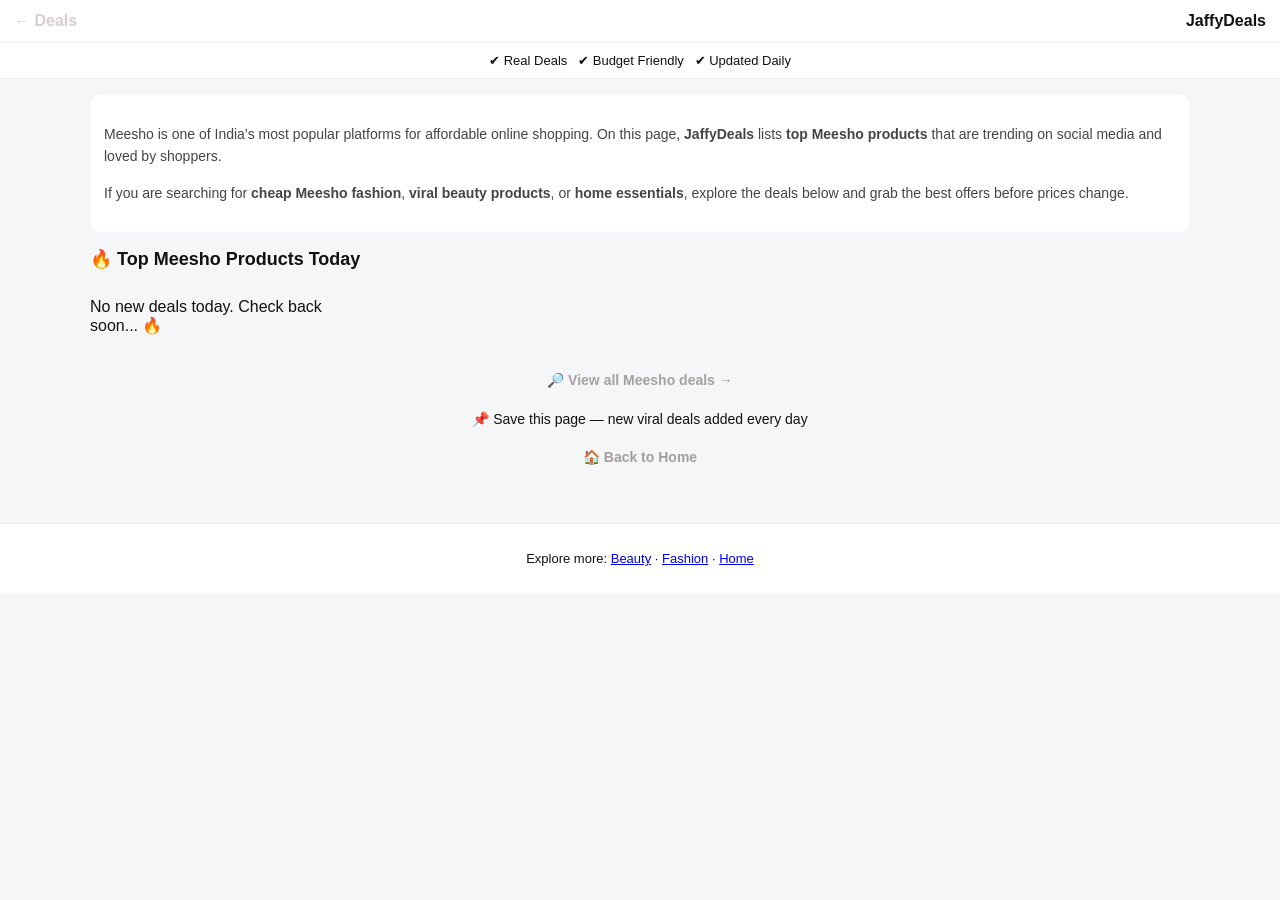
<file: best-meesho-deals.html>
<!DOCTYPE html>
<html lang="en">
<head>
  <meta charset="UTF-8">

  <title>🔥 Trending Meesho Deals Today | Viral Products Under Budget</title>

  <meta name="description"
    content="Trending Meesho products going viral on Instagram & TikTok. Discover cheap fashion, beauty and home products at the best prices today." />

  <meta name="viewport" content="width=device-width, initial-scale=1.0">
  <meta name="color-scheme" content="light">

  <link rel="stylesheet" href="style.css">
</head>

<body class="seo-page meesho-landing">

  <!-- TOP BAR -->
  <div class="landing-topbar">
    <a href="deals.html" class="back-link">← Deals</a>
    <span class="brand">JaffyDeals</span>
  </div>

  <!-- HERO -->
  <header class="landing-hero">
    <h1>🔥 Trending Meesho Deals</h1>
    <p>Viral products from Instagram & TikTok — updated daily</p>
  </header>

  <!-- TRUST -->
  <div class="landing-trust">
    ✔ Real Deals &nbsp; ✔ Budget Friendly &nbsp; ✔ Updated Daily
  </div>

  <!-- CONTENT -->
  <main class="landing-container">

    <!-- SHORT SEO CONTENT -->
    <section class="landing-about">
      <p>
        Meesho is one of India’s most popular platforms for affordable online shopping.
        On this page, <strong>JaffyDeals</strong> lists <strong>top Meesho products</strong>
        that are trending on social media and loved by shoppers.
      </p>

      <p>
        If you are searching for <strong>cheap Meesho fashion</strong>,
        <strong>viral beauty products</strong>, or <strong>home essentials</strong>,
        explore the deals below and grab the best offers before prices change.
      </p>
    </section>

    <!-- PRODUCTS -->
    <section class="landing-products">
      <h2>🔥 Top Meesho Products Today</h2>
      <div id="productList" class="product-grid"></div>
    </section>

  <div class="archive-link">
  <a href="meesho-deals.html">
    🔎 View all Meesho deals →
  </a>
</div>

    <!-- CTA -->
    <section class="landing-cta">
      <p>📌 Save this page — new viral deals added every day</p>
      <a href="index.html">🏠 Back to Home</a>
    </section>

  </main>

  <!-- FOOTER -->
  <footer class="landing-footer">
    <p>
      Explore more:
      <a href="cheap-beauty-product.html">Beauty</a> ·
      <a href="today-fashion-offers.html">Fashion</a> ·
      <a href="index.html">Home</a>
    </p>
  </footer>

  <script src="script.js"></script>
  <script>
    loadCategoryProducts("meesho");
  </script>

</body>
</html>
</file>
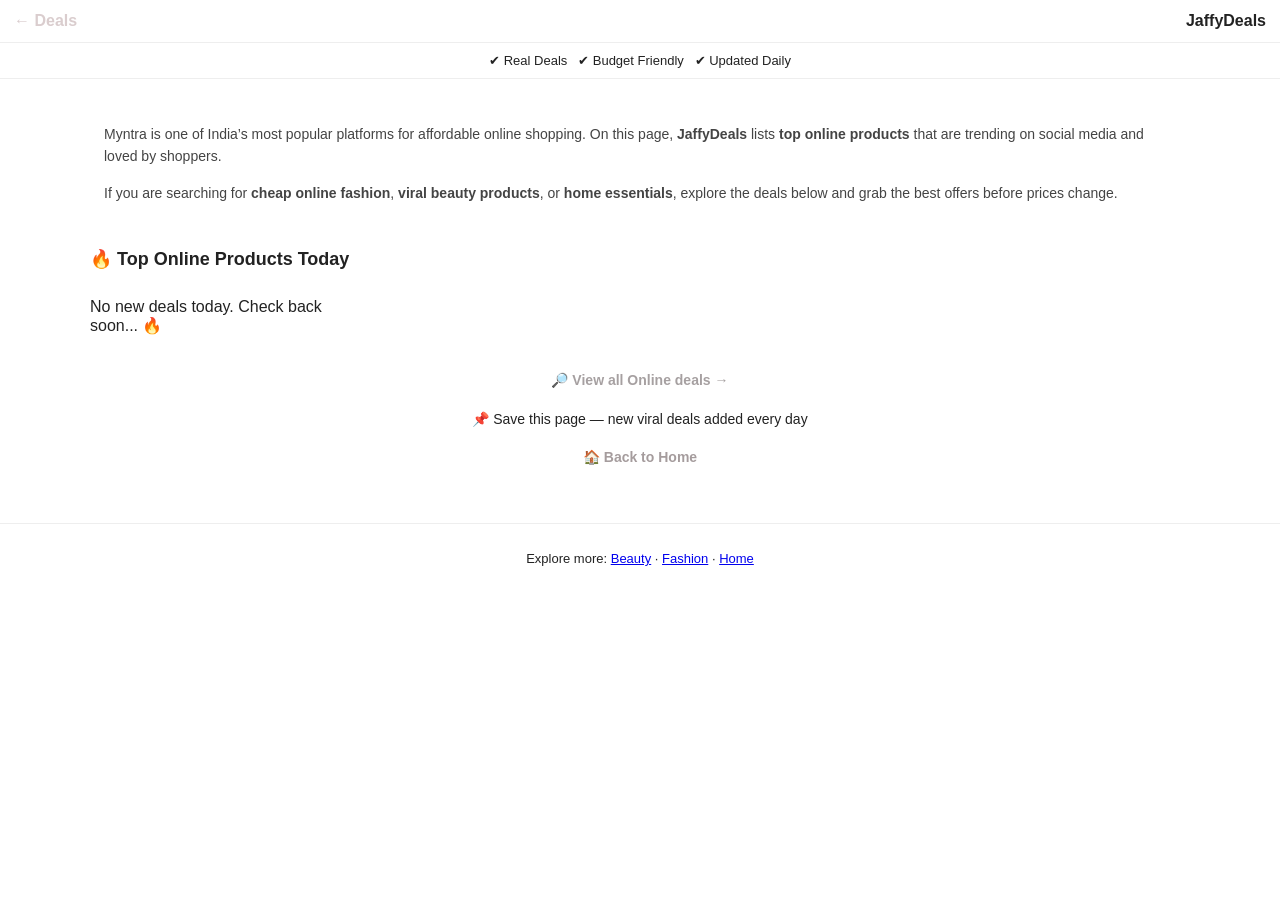
<file: best-online-deals.html>
<!DOCTYPE html>
<html lang="en">
<head>
  <meta charset="UTF-8">

  <title>🔥 Trending Online Deals Today | Viral Products Under Budget</title>

  <meta name="description"
    content="Trending online products going viral on Instagram & TikTok. Discover cheap fashion, beauty and home products at the best prices today." />

  <meta name="viewport" content="width=device-width, initial-scale=1.0">
  <meta name="color-scheme" content="light">

  <link rel="stylesheet" href="style.css">
</head>

<body class="seo-page online-landing">

  <!-- TOP BAR -->
  <div class="landing-topbar">
    <a href="deals.html" class="back-link">← Deals</a>
    <span class="brand">JaffyDeals</span>
  </div>

  <!-- HERO -->
  <header class="landing-hero">
    <h1>🔥 Trending Online Deals</h1>
    <p>Viral products from Instagram & TikTok — updated daily</p>
  </header>

  <!-- TRUST -->
  <div class="landing-trust">
    ✔ Real Deals &nbsp; ✔ Budget Friendly &nbsp; ✔ Updated Daily
  </div>

  <!-- CONTENT -->
  <main class="landing-container">

    <!-- SHORT SEO CONTENT -->
    <section class="landing-about">
      <p>
        Myntra is one of India’s most popular platforms for affordable online shopping.
        On this page, <strong>JaffyDeals</strong> lists <strong>top online products</strong>
        that are trending on social media and loved by shoppers.
      </p>

      <p>
        If you are searching for <strong>cheap online fashion</strong>,
        <strong>viral beauty products</strong>, or <strong>home essentials</strong>,
        explore the deals below and grab the best offers before prices change.
      </p>
    </section>

    <!-- PRODUCTS -->
    <section class="landing-products">
      <h2>🔥 Top Online Products Today</h2>
      <div id="productList" class="product-grid"></div>
    </section>

  <div class="archive-link">
  <a href="online-deals.html">
    🔎 View all Online deals →
  </a>
</div>

    <!-- CTA -->
    <section class="landing-cta">
      <p>📌 Save this page — new viral deals added every day</p>
      <a href="index.html">🏠 Back to Home</a>
    </section>

  </main>

  <!-- FOOTER -->
  <footer class="landing-footer">
    <p>
      Explore more:
      <a href="cheap-beauty-product.html">Beauty</a> ·
      <a href="today-fashion-offers.html">Fashion</a> ·
      <a href="index.html">Home</a>
    </p>
  </footer>

  <script src="script.js"></script>
  <script>
    loadCategoryProducts("Myntra");
  </script>

</body>
</html>
</file>
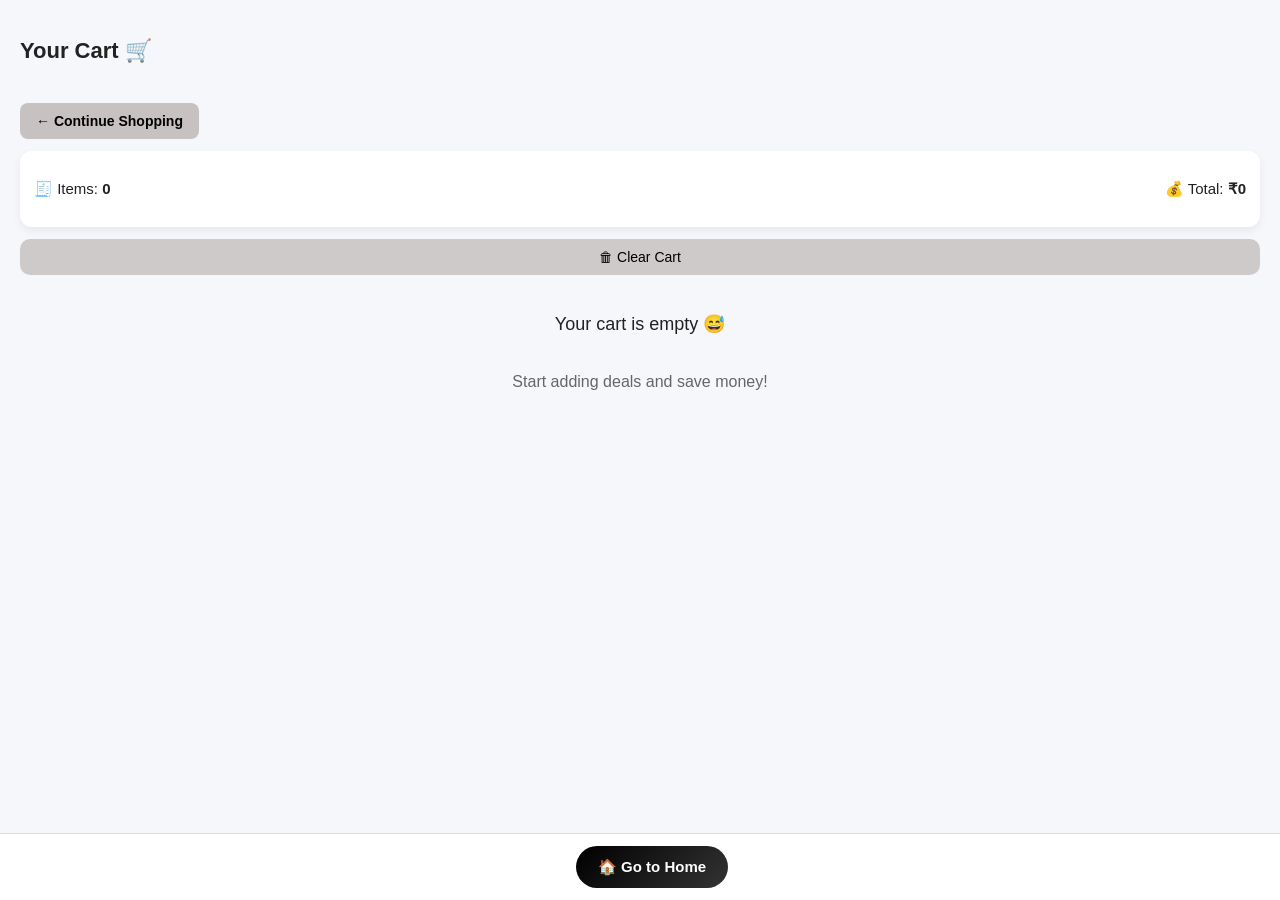
<file: cart.html>
<!DOCTYPE html>
<html>
<head>
  <title>Your Cart</title>
  <link rel="stylesheet" href="style.css">
<meta name="viewport" content="width=device-width, initial-scale=1.0">
</head>
<body>

<h2 style="padding:20px;">Your Cart 🛒</h2>
<button class="back-btn" onclick="history.back()">← Continue Shopping</button>
<div id="cartSummary" class="cart-summary"></div>
<button onclick="clearCart()" class="clear-cart-btn">🗑 Clear Cart</button>
<div id="cartItems"></div>

<script>

let cart = JSON.parse(localStorage.getItem("cart")) || [];
let box = document.getElementById("cartItems");

  function updateSummary() {
  const summary = document.getElementById("cartSummary");
  let total = 0;

  cart.forEach(p => total += Number(p.price));

  summary.innerHTML = `
    <p>🧾 Items: <b>${cart.length}</b></p>
    <p>💰 Total: <b>₹${total}</b></p>
  `;
}

function clearCart() {
  if (confirm("Clear entire cart?")) {
    cart = [];
    localStorage.setItem("cart", JSON.stringify(cart));
    renderCart();
  }
}

function renderCart() {
  updateSummary();
  box.innerHTML = "";

  if (cart.length === 0) {
   box.innerHTML = `
  <p style="padding:20px;font-size:18px;">Your cart is empty 😅</p>
  <p style="padding:0 20px;color:#666;">Start adding deals and save money!</p>
`;
    return;
  }

  cart.forEach((p, i) => {
    box.innerHTML += `
      <div class="cart-card">
        <img src="${p.image}" alt="${p.name}" class="cart-img">

        <div class="cart-info">
          <h3 class="cart-title">${p.name}</h3>
          <p class="cart-price">₹${p.price}</p>

          <div class="cart-actions">
            <button class="remove-btn" onclick="removeItem(${i})">❌ Remove</button>
            <a href="${p.link}" target="_blank" class="buy-btn">Buy Now</a>
          </div>
        </div>
      </div>
    `;
  });
}

function removeItem(i) {
  cart.splice(i, 1);
  localStorage.setItem("cart", JSON.stringify(cart));
  renderCart(); // 🔥 THIS is the fix
}

renderCart(); // initial render
</script>

<footer class="cart-footer">
  <a href="index.html" class="footer-home-btn">🏠 Go to Home</a>
</footer>

</body>
</html>
</file>
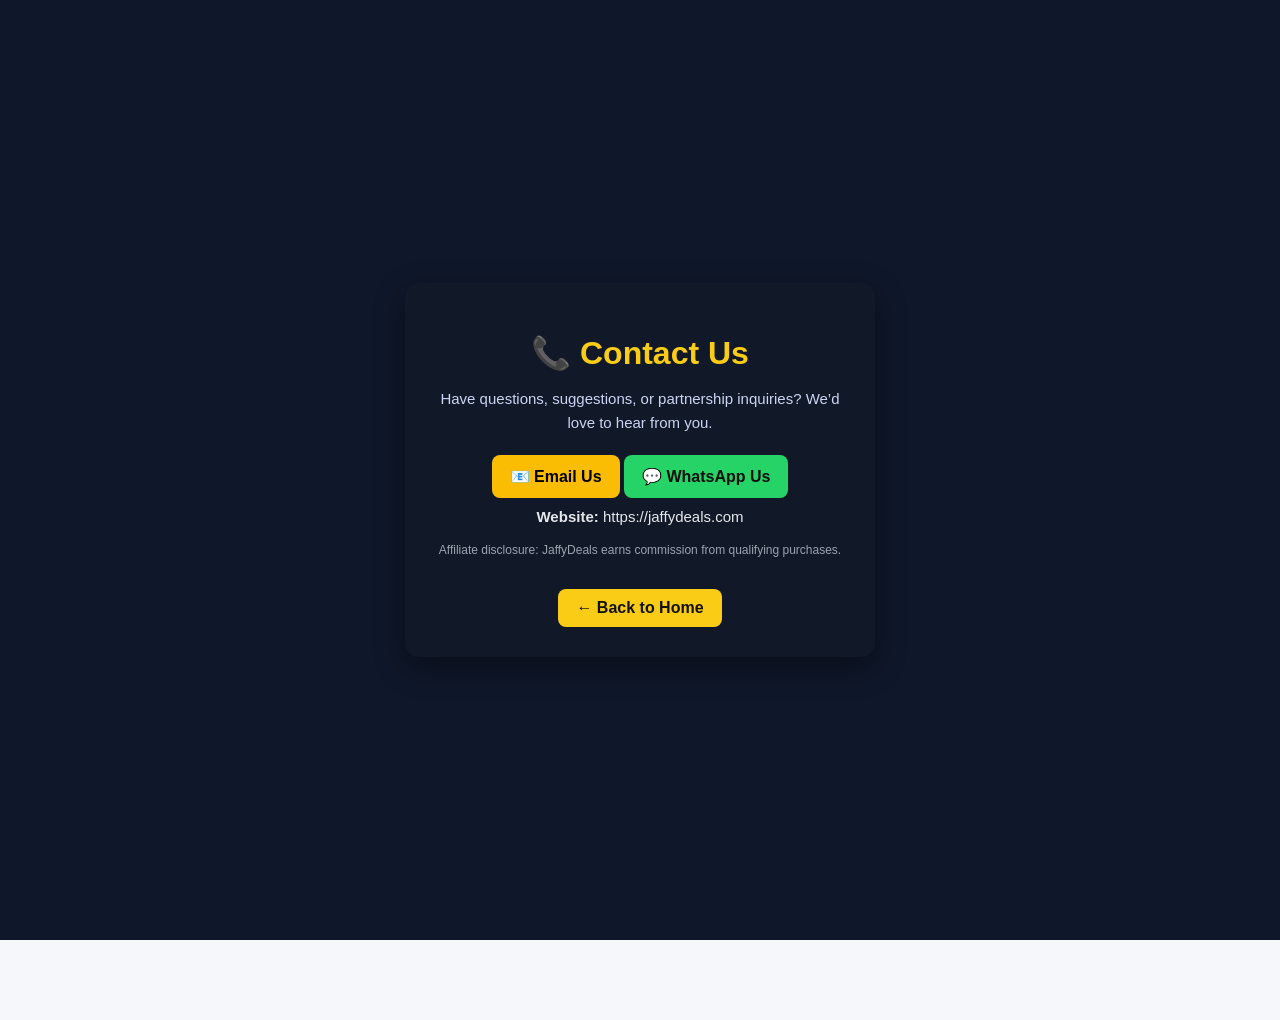
<file: contact.html>
<!DOCTYPE html>
<html lang="en">
<head>
  <meta charset="UTF-8">
  <title>Contact Us | JaffyDeals</title>
  <meta name="viewport" content="width=device-width, initial-scale=1.0">
  <link rel="stylesheet" href="style.css">
</head>
<body>

<div class="contact-wrapper">
  <div class="contact-card">
    <h1>📞 Contact Us</h1>

    <p class="contact-subtext">
      Have questions, suggestions, or partnership inquiries?  
      We’d love to hear from you.
    </p>

    <div class="contact-info">
      <a href="mailto:jaffydeals@gmail.com?subject=Support%20Request"
   style="
     display:inline-block;
     padding:12px 18px;
     background:#fbbc04;
     color:#000;
     border-radius:8px;
     text-decoration:none;
     font-weight:600;">
📧 Email Us
</a>
      <a href="https://wa.me/918590007910?text=Hello%20JaffyDeals"
   target="_blank"
   style="
     display:inline-block;
     padding:12px 18px;
     background:#25D366;
     color:rgb(13, 13, 13);
     border-radius:8px;
     text-decoration:none;
     font-weight:600;">
💬 WhatsApp Us
</a>
      <p><strong>Website:</strong> https://jaffydeals.com</p>
    </div>

    <p class="disclaimer">
      Affiliate disclosure: JaffyDeals earns commission from qualifying purchases.
    </p>

    <a href="index.html" class="contact-btn">← Back to Home</a>
  </div>
</div>

</body>
</html>
</file>
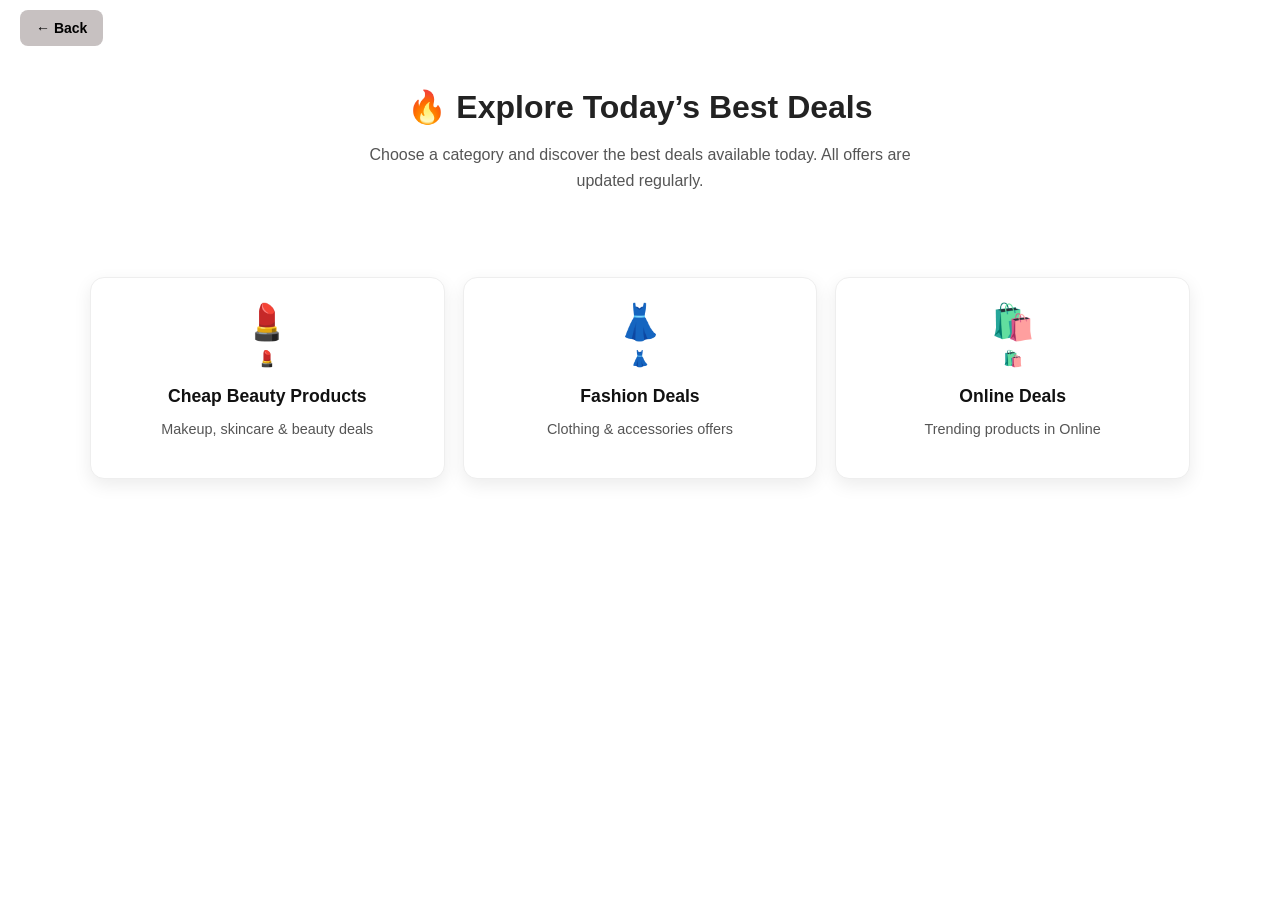
<file: deals.html>
<!DOCTYPE html>
<html lang="en">
<head>
  <meta charset="UTF-8">
  <title>Best Deals & Categories | JaffyDeals</title>
  <meta name="viewport" content="width=device-width, initial-scale=1.0">
  <link rel="stylesheet" href="style.css">
</head>

<body class="seo-page">

   <button class="back-btn" onclick="
  if (history.length > 1) history.back();
  else window.location.href='index.html';
">
  ← Back
</button>

  <main class="page-container">

    <section class="page-header">
      <h1 class="page-title">🔥 Explore Today’s Best Deals</h1>
      <p class="page-intro">
        Choose a category and discover the best deals available today.
        All offers are updated regularly.
      </p>
    </section>

    <section class="deal-categories">

      <a href="cheap-beauty-product.html" class="deal-card">
        💄
        <h3>Cheap Beauty Products</h3>
        <p>Makeup, skincare & beauty deals</p>
      </a>

      <a href="today-fashion-offers.html" class="deal-card">
        👗
        <h3>Fashion Deals</h3>
        <p>Clothing & accessories offers</p>
      </a>

      <a href="best-online-deals.html" class="deal-card">
        🛍️
        <h3>Online Deals</h3>
        <p>Trending products in Online</p>
      </a>

    </section>

  </main>

</body>
</html>
</file>
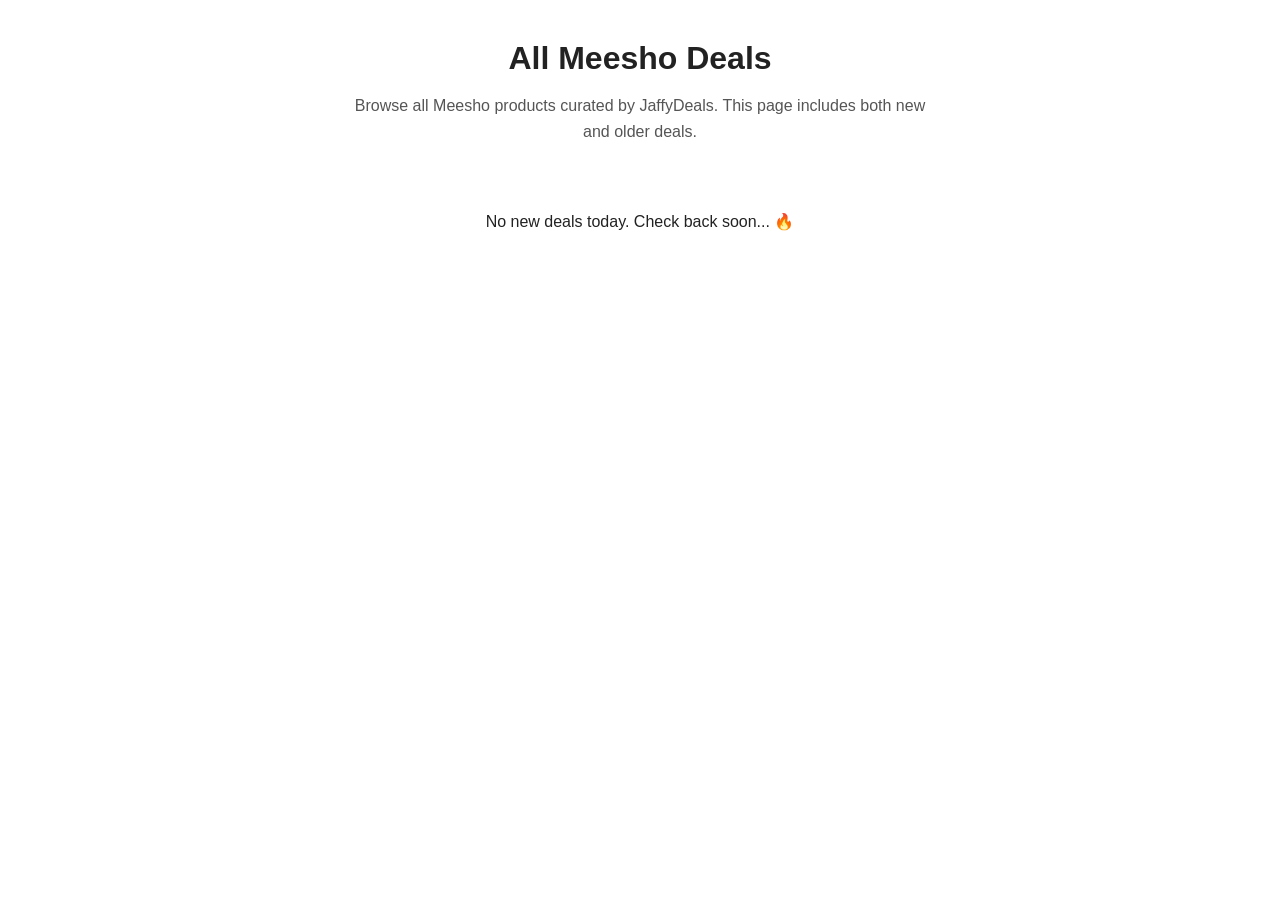
<file: meesho-deals.html>
<!DOCTYPE html>
<html lang="en">
<head>
  <meta charset="UTF-8">

  <title>All Meesho Deals | Cheap Meesho Products Online</title>

  <meta name="description"
    content="Browse all Meesho deals including fashion, beauty and home products. Updated regularly with affordable offers." />

  <meta name="viewport" content="width=device-width, initial-scale=1.0">
  <meta name="color-scheme" content="light">

  <link rel="stylesheet" href="style.css">
</head>

<body class="seo-page">

  <main class="page-container">

    <section class="page-header">
      <h1 class="page-title">All Meesho Deals</h1>
      <p class="page-intro">
        Browse all Meesho products curated by JaffyDeals.
        This page includes both new and older deals.
      </p>
    </section>

    <section class="deals-section">
      <div id="productList" class="product-grid"></div>
    </section>

  </main>

  <script src="script.js"></script>
  <script>
    loadArchiveProducts("meesho");
  </script>

</body>
</html>
</file>
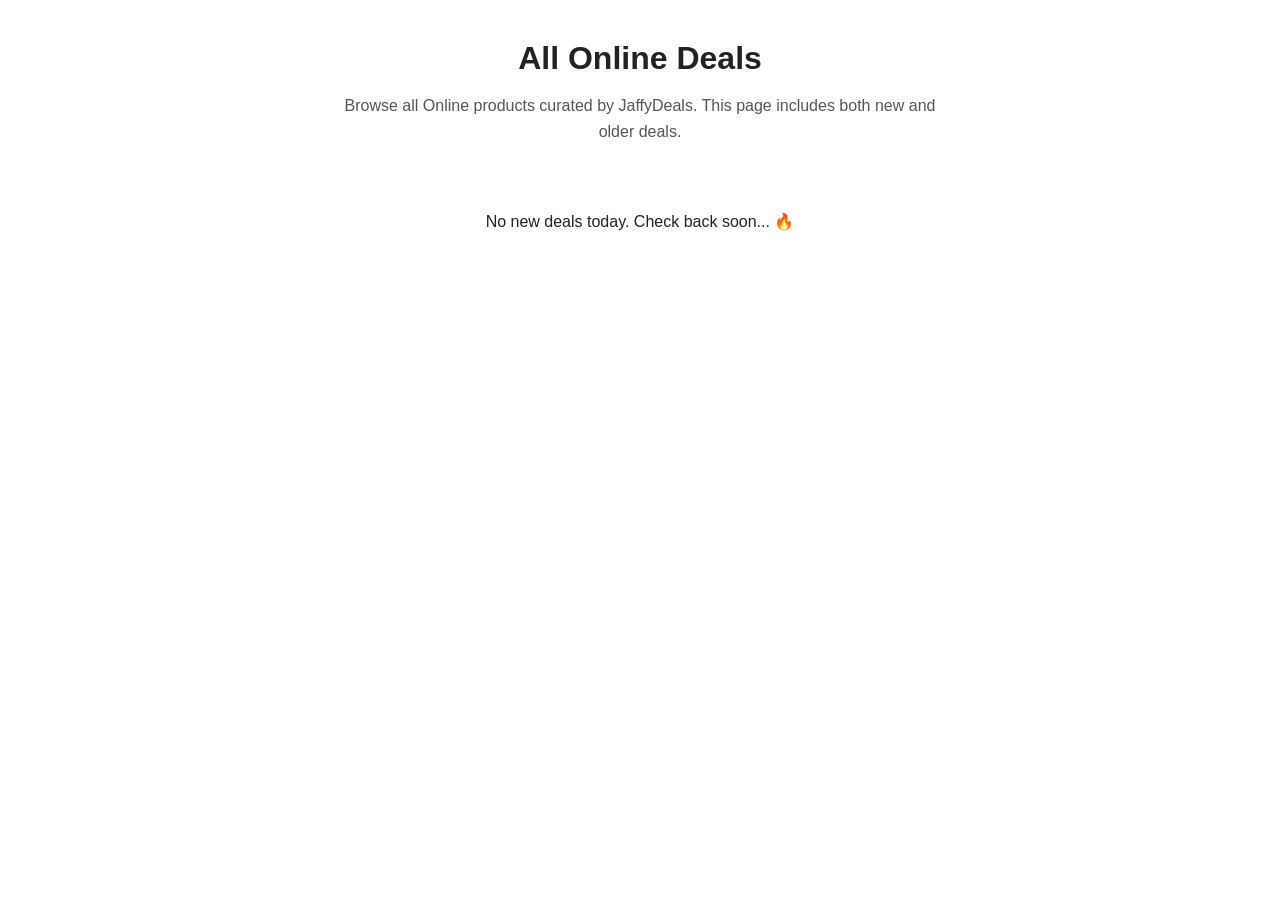
<file: online-deals.html>
<!DOCTYPE html>
<html lang="en">
<head>
  <meta charset="UTF-8">

  <title>All Online Deals | Cheap Products Online</title>

  <meta name="description"
    content="Browse all Online deals including fashion, beauty and home products. Updated regularly with affordable offers." />

  <meta name="viewport" content="width=device-width, initial-scale=1.0">
  <meta name="color-scheme" content="light">

  <link rel="stylesheet" href="style.css">
</head>

<body class="seo-page">

  <main class="page-container">

    <section class="page-header">
      <h1 class="page-title">All Online Deals</h1>
      <p class="page-intro">
        Browse all Online products curated by JaffyDeals.
        This page includes both new and older deals.
      </p>
    </section>

    <section class="deals-section">
      <div id="productList" class="product-grid"></div>
    </section>

  </main>

  <script src="script.js"></script>
  <script>
    loadArchiveProducts("online");
  </script>

</body>
</html>
</file>
<file: style.css>
html, body {
  width: 100%;
  max-width: 100%;
  overflow-x: hidden !important;
  overscroll-behavior-x: none;
  touch-action: pan-y;
}

body {
    margin: 0;
    font-family: Arial, sans-serif;
    background: #f4f4f4;
    color: #222;
}

header {
    background: #fff;
    border-bottom: 1px solid #ddd;
    padding: 15px 25px;
    display: flex;
    align-items: center;
    justify-content: space-between;
}

nav a {
    margin-left: 15px;
    text-decoration: none;
    color: #444;
    font-size: 14px;
}

nav a.active {
    font-weight: bold;
}

.deals-grid {
    display: grid;
    grid-template-columns: repeat(auto-fit, minmax(220px, 1fr));
    gap: 20px;
    padding: 25px;
}

.deal-card {
    background: #fff;
    border: 1px solid #ddd;
    border-radius: 8px;
    padding: 15px;
    text-align: left;
}

.deal-card img {
    width: 100%;
    border-radius: 6px;
}

.price {
    margin: 10px 0;
}

.price .old {
    text-decoration: line-through;
    color: #777;
    margin-left: 5px;
}

.price .off {
    margin-left: 6px;
    background: #ff3b30;
    color: #fff;
    padding: 2px 6px;
    font-size: 12px;
    border-radius: 4px;
}

.store {
    font-size: 12px;
    color: #666;
}

.btn {
    display: inline-block;
    margin-top: 10px;
    background: #007aff;
    color: white;
    padding: 8px 12px;
    border-radius: 6px;
    text-decoration: none;
    font-size: 14px;
}

footer {
    text-align: center;
    padding: 12px;
    background: #fff;
    border-top: 1px solid #ddd;
    margin-top: 20px;
}

.filters {
    display: flex;
    gap: 10px;
    padding: 15px 25px;
    flex-wrap: wrap;
    margin-top: 12px;
}

.filter-btn {
    border: 1px solid #ccc;
    background: #fff;
    padding: 6px 12px;
    border-radius: 6px;
    cursor: pointer;
    font-size: 13px;
}

.filter-btn.active {
    background: #007aff;
    color: white;
    border-color: #007aff;
}

@media (max-width: 768px) {
    .deals-grid {
        grid-template-columns: repeat(2, 1fr);
    }
}

@media (max-width: 500px) {
    .deals-grid {
        grid-template-columns: 1fr;
    }
}

.product-img {
    width: 100%;
    max-height: 180px;
    object-fit: contain;
    margin-bottom: 10px;
}

.rating {
  display: flex;
  align-items: center;
  gap: 6px;
  margin: 6px 0;
}

.rating-number {
  font-size: 0.9rem;
  color: #333;
  opacity: 0.8;
}

header {
  display: flex;
  flex-direction: column;
  align-items: center;
  justify-content: center;
  padding: 15px 0px;
  background: white;
}

/* TOP NAV */
.top-nav {
  display: flex;
  gap: 15px;
  font-size: 0.9rem;
}

.top-nav a {
  text-decoration: none;
  color: #333;
  font-weight: 500;
}

/* LOGO */
.header_logo {
  width: 200px;
  height: auto;
  object-fit: contain;
  margin-bottom: 4px;
}

/* SEARCH BAR */
.search-box {
  width: 90%;
  max-width: 550px;
  margin-top: 4px;
  margin-bottom: 28px;
  display: flex;
  justify-content: center;
}

.search-box input {
  width: 100%;
  padding: 12px 15px;
  border: 2px solid #e6b800;
  border-radius: 12px;
  font-size: 1rem;
  border: 2px solid #ffd54f;
  border-radius: 14px;
  box-shadow: 0 2px 5px rgba(0,0,0,0.05);
}

@media (max-width: 768px) {
    .header_logo{
        width: 240px
    }
}
  .top-nav {
    font-size: 0.8rem;
    gap: 10px;
  }

  /* TOGGLE BUTTON STYLE */
.theme-btn {
  background: #e6b800;
  border: none;
  padding: 6px 14px;
  border-radius: 20px;
  font-size: 0.9rem;
  cursor: pointer;
  color: #fff;
  font-weight: 600;
}

/* DARK MODE */
.dark-mode {
  background: #121212;
  color: #e0e0e0;
}

/* Header in dark */
.dark-mode header {
  background: #1e1e1e;
  border-bottom: 1px solid #333;
}

/* Nav links */
.dark-mode .top-nav a {
  color: #e0e0e0;
}

/* Search bar */
.dark-mode .search-box input {
  background: #222;
  border-color: #555;
  color: #eee;
}

/* Product card */
.dark-mode .deal-card {
  background: #1e1e1e;
  border: 1px solid #333;
}

/* Footer */
.dark-mode footer {
  background: #1e1e1e;
  border-top: 1px solid #333;
}

.dark-mode .rating-number {
  color: #fff;  /* make visible on dark */
  opacity: 0.9;
}

.dark-mode .rating span {
  color: #ffd54f;
}

/* Floating Dark Mode Toggle */
.toggle-btn {
    position: fixed;
    bottom: 18px;
    right: 18px;
    width: 48px;
    height: 48px;
    background: #222;
    color: #fff;
    border: none;
    border-radius: 50%;
    display: flex;
    align-items: center;
    justify-content: center;
    font-size: 1.3rem;
    cursor: pointer;
    z-index: 1000;
    box-shadow: 0 3px 10px rgba(0,0,0,0.25);
    transition: all 0.25s ease;
}

/* Hover effect (desktop) */
.toggle-btn:hover {
    transform: scale(1.1);
}

/* Light mode appearance */
body:not(.dark-mode) .toggle-btn {
    background: #ffb400;
    color: #222;
}

@media (max-width: 768px) {
  .toggle-btn {
    bottom: 12px;
    right: 12px;
    width: 42px;
    height: 42px;
    font-size: 1.1rem;
  }
}

.toggle-btn {
  z-index: 9999;
}

.share-btn {
  display: flex;
  align-items: center;
  gap: 6px;
  padding: 8px 16px;
  border: 2px solid #007bff;
  border-radius: 12px;
  background: transparent;
  cursor: pointer;
  font-size: 14px;
  font-weight: 600;
  color: #007bff;
  transition: 0.2s ease;
}

.share-btn:hover {
  background: #007bff;
  color: white;
}

.actions {
  display: flex;
  gap: 10px;
  margin-top: 8px;
}

#products {
  display: grid;
  grid-template-columns: repeat(auto-fit, minmax(250px, 1fr));
  gap: 20px;
  padding: 20px;
}

.rating {
  display: flex;
  align-items: center;
  gap: 6px;
  font-size: 18px;
}

.rating-number {
  font-size: 14px;
  opacity: 0.8;
}

.site-footer {
  margin-top: 30px;
  padding: 20px 10px;
  text-align: center;
  font-size: 0.9rem;
  color: #555;
}

.site-footer .name {
  font-weight: 600;
  color: #007aff;
}

.site-footer .disclaimer {
  font-size: 0.75rem;
  opacity: 0.8;
  margin: 6px 0 12px;
  line-height: 1.3;
}

.social-links {
  display: flex;
  justify-content: center;
  gap: 15px;
}

.social-links a {
  color: #007aff;
  text-decoration: none;
  font-weight: 500;
}

.social-links a:hover {
  text-decoration: underline;
}

/* Dark Mode Support */
.dark-mode .site-footer {
  color: #bbb;
}

.dark-mode .site-footer .name {
  color: #ffd54f;
}

.dark-mode .social-links a {
  color: #ffd54f;
}

.pagination {
    display: flex;
    justify-content: center;
    align-items: center;
    gap: 10px;
    margin: 20px 0;
    padding: 10px 0;
}

.pagination button {
    background: #007bff;
    color: white;
    border: none;
    padding: 6px 14px;
    border-radius: 6px;
    cursor: pointer;
    font-size: 14px;
}

.pagination button:hover {
    opacity: 0.9;
}

.pagination .pages {
    display: flex;
    gap: 6px;
}

.pagination .page {
    color: white;
    background: #222;
    padding: 5px 10px;
    border-radius: 4px;
    cursor: pointer;
}

.pagination .page.active {
    background: #007bff;
}

.pagination-container {
    display: flex;
    justify-content: center;
    gap: 10px;
    margin-top: 20px;
    margin-bottom: 20px;
}

#products {
    display: grid;
    gap: 18px;
    justify-content: center;
}

/* Desktop (large) */
@media (min-width: 1200px) {
    #products {
        grid-template-columns: repeat(5, 1fr);
        max-width: 1400px;
        margin: 0 auto;
    }
}

/* Laptop */
@media (min-width: 992px) and (max-width: 1199px) {
    #products {
        grid-template-columns: repeat(4, 1fr);
    }
}

/* Tablet */
@media (min-width: 768px) and (max-width: 991px) {
    #products {
        grid-template-columns: repeat(3, 1fr);
    }
}

/* Phone */
@media (max-width: 767px) {
    #products {
        grid-template-columns: repeat(1, 1fr);
    }
}

.deal-card {
  transition: transform 0.2s ease, box-shadow 0.2s ease;
}
.deal-card:hover {
  transform: translateY(-4px);
  box-shadow: 0px 6px 15px rgba(0,0,0,0.2);
}

.buy-btn {
  background: #007bff;
  color: #fff;
  border: none;
  padding: 8px 14px;
  border-radius: 6px;
  font-size: 14px;
  cursor: pointer;
  font-weight: 500;
  transition: 0.2s ease;
}

.buy-btn:hover {
  background: #0069d9;
}

.subfilters {
  display: flex;
  gap: 10px;
  overflow-x: auto;
  white-space: nowrap;
  padding: 10px 15px;
  margin-top: -10px;
  margin-bottom: 10px;
}

.subfilters::-webkit-scrollbar {
  height: 6px;
}

.subfilters button {
  background: #fff;
  border: 1px solid #ccc;
  padding: 6px 14px;
  border-radius: 18px;
  cursor: pointer;
  font-size: 13px;
  flex-shrink: 0;
}

.subfilters button.active {
  background: #007aff;
  color: white;
  border-color: #007aff;
}

#subfilters {
  display: flex;
  gap: 8px;
  padding: 10px 0;
  overflow-x: auto;
  white-space: nowrap;
  scrollbar-width: none;
}

#subfilters::-webkit-scrollbar {
  display: none;
}

.sub-btn {
  padding: 6px 10px;
  font-size: 14px;
  border-radius: 8px;
  border: 1px solid #999;
  background: #fff;
  cursor: pointer;
}

.sub-btn.active {
  background: #007bff;
  color: white;
  border-color: #007bff;
}

.subfilters {
  display: flex;
  gap: 8px;
  overflow-x: auto;
  white-space: nowrap;
  padding: 10px 0;
  scrollbar-width: none;
  -webkit-overflow-scrolling: touch; /* ADD THIS */
  touch-action: pan-x; /* IMPORTANT */
}

.fashion-panel {
  margin-top: 10px;
  display: flex;
  flex-direction: column;
  gap: 10px;
}

.filter-row {
  display: flex;
  gap: 8px;
  overflow-x: auto;
  white-space: nowrap;
  padding-bottom: 6px;
}

.filter-row::-webkit-scrollbar {
  display: none;
}

.tab-btn {
  padding: 6px 12px;
  border-radius: 8px;
  background: #eee;
  cursor: pointer;
  font-size: 14px;
  white-space: nowrap;
  color: #333;
}

.tab-btn.active {
  background: #007bff;
  color: #fff;
}

.f-btn {
  padding: 8px 14px;
  margin: 5px;
  border-radius: 20px;
  border: 1px solid #ccc;
  background: #f7f7f7;
  cursor: pointer;
  font-size: 14px;
  white-space: nowrap;
}

.f-btn.active {
  background: #4a7dff;
  color: #fff;
  border-color: #4a7dff;
}

#fashion-gender, #fashion-sub {
  display: flex;
  gap: 8px;
  flex-wrap: wrap;
  margin-bottom: 10px;
}

#fashion-sub {
  overflow-x: auto;
  scrollbar-width: none; /* hide scrollbar firefox */
}

#fashion-sub::-webkit-scrollbar {
  display: none; /* hide scrollbar chrome */
}

/* ADDING SOME NEW FILES  */

.category-bar {
  margin-top: 6px;
  margin-bottom: 6px;
}

.filter-btn {
  padding: 6px 12px;
  font-size: 13px;
  border-radius: 18px;
}

.category-container {
  display: flex;
  flex-wrap: wrap;
  gap: 6px;
  justify-content: center;
  padding: 0 10px;
}

.search-box {
  margin-bottom: 6px;
}

@media (max-width: 768px) {
  .filter-btn {
    padding: 5px 10px;
    font-size: 12px;
  }

  .category-container {
    margin-bottom: 6px;
  }
}

.search-container {
  display: flex;
  align-items: center;
  border: 3px solid #f4c045; /* yellow border */
  padding: 10px 15px;
  border-radius: 50px;
  background: #ffffff;
  width: 90%;
  max-width: 600px;
  margin: 20px auto;
}

.search-container input {
  border: none;
  outline: none;
  width: 100%;
  font-size: 16px;
  background: transparent;
}

.search-icon {
  font-size: 22px;
  margin-right: 10px;
  cursor: pointer;
  color: #005ad6;
}

/* Reduce gap between category bar & products */
.subfilters,
.category-filters {
  margin-bottom: 8px !important;
}

.products-container,
.products-grid {
  margin-top: 10px !important;
  padding-top: 0 !important;
}

/* ===== PAGINATION STYLING ===== */

.pagination {
    display: flex;
    justify-content: center;
    align-items: center;
    gap: 10px;
    margin: 25px 0;
}

/* Prev / Next */
.pg-prev,
.pg-next {
    padding: 8px 14px;
    border-radius: 8px;
    border: none;
    background: #1c1c1c; /* black */
    color: #fff;
    cursor: pointer;
    transition: 0.2s ease;
}

.pg-prev:hover,
.pg-next:hover {
    background: #2a2a2a;
}

/* Disabled state */
.pg-prev:disabled,
.pg-next:disabled {
    opacity: 0.4;
    cursor: default;
}

/* Page buttons */
.pg-pages {
    display: flex;
    gap: 6px;
}

/* Normal page button */
.pg-page {
    padding: 6px 12px;
    background: #1c1c1c; /* black */
    color: #fff;
    border-radius: 6px;
    cursor: pointer;
    transition: 0.2s ease;
}

/* Hover */
.pg-page:hover {
    background: #2a2a2a;
}

/* Active selected page */
.pg-page.active {
    background: #007aff;      /* selected blue */
    color: #fff;
    font-weight: 600;
    border: 2px solid #000;   /* highlight border */
    box-shadow: 0 0 6px rgba(0,0,0,0.4);
    pointer-events: none;     /* prevents clicking current */
}

/* Ellipsis dots (...) */
.pg-ellipsis {
    color: #aaa;
    padding: 6px 10px;
}

/* new */

.img-viewer {
  position: fixed;
  inset: 0;
  background: rgba(0,0,0,0.9);
  display: none;
  justify-content: center;
  align-items: center;
  z-index: 9999;
}

.img-viewer img {
  max-width: 90%;
  max-height: 90%;
  border-radius: 10px;
}

.img-viewer .close-btn {
  position: absolute;
  top: 20px;
  right: 20px;
  font-size: 32px;
  color: white;
  cursor: pointer;
}

/* ===== Banner Slider ===== */
.banner-slider {
  width: 100%;
  max-width: 1200px;
  margin: 16px auto;
  overflow: hidden;
  border-radius: 16px;
  position: relative;
}

.slides {
  display: flex;
  transition: transform 0.5s ease-in-out;
}

.slide {
  min-width: 100%;
  display: block;
}

.slide img {
  width: 100%;
  height: auto;
  display: block;
  object-fit: cover;
}

/* Dots */
.dots {
  position: absolute;
  bottom: 12px;
  left: 50%;
  transform: translateX(-50%);
  display: flex;
  gap: 8px;
}

.dot {
  width: 8px;
  height: 8px;
  background: rgba(255,255,255,0.5);
  border-radius: 50%;
  cursor: pointer;
}

.dot.active {
  background: #fff;
}

/* Mobile fix (banner not too tall) */
@media (max-width: 768px) {
  .banner-slider {
    border-radius: 12px;
  }
}

/* ===== TOP BRAND BAR (FIXED) ===== */
.top-brand-bar {
  position: fixed;
  top: 0;
  left: 0;
  width: 100%;
  height: 56px;
  background: #111;
  display: grid;
  grid-template-columns: auto 1fr auto;
  align-items: center;
  padding: 0 14px;
  z-index: 2000;
}

/* MENU BUTTON */
.menu-btn {
  background: none;
  border: none;
  font-size: 22px;
  color: #fff;
  cursor: pointer;
}

/* BRAND NAME CENTER */
.brand-name {
  text-align: center;
  font-size: 22px;
  font-weight: 700;
  letter-spacing: 1px;
  color: #b8be0d;
}

/* RIGHT ICONS */
.top-actions {
  display: flex;
  gap: 12px;
}

.icon-btn {
  background: none;
  border: none;
  font-size: 20px;
  color: #fff;
  cursor: pointer;
}

/* ===== HEADER CONTENT BELOW FIXED BAR ===== */
header {
  margin-top: 56px; /* pushes search + nav down */
  background: #111;
}

/* SEARCH BAR */
.search-container {
  padding: 10px 14px 14px;
}

/* ===== RESPONSIVE ===== */
@media (min-width: 768px) {
  .brand-name {
    font-size: 24px;
  }
}

/* LOGIN MODAL */
.login-modal {
  position: fixed;
  inset: 0;
  background: rgba(0,0,0,0.6);
  display: none;
  align-items: center;
  justify-content: center;
  z-index: 3000;
}

.login-box {
  background: #1a1a1a;
  padding: 24px;
  border-radius: 12px;
  width: 90%;
  max-width: 320px;
  text-align: center;
  color: #fff;
}

.login-box h3 {
  margin-bottom: 16px;
}

.google-btn {
  display: flex;
  align-items: center;
  gap: 10px;
  background: #fff;
  color: #000;
  border: none;
  width: 100%;
  padding: 10px;
  border-radius: 8px;
  font-size: 15px;
  cursor: pointer;
}

.google-btn img {
  width: 18px;
}

.close-btn {
  margin-top: 12px;
  background: none;
  border: none;
  color: #aaa;
  cursor: pointer;
}

/* PROFILE AFTER LOGIN */
.profile-img {
  width: 28px;
  height: 28px;
  border-radius: 50%;
}

.cart-icon {
  position: relative;
}

.cart-icon span {
  position: absolute;
  top: -6px;
  right: -6px;
  background: red;
  color: #fff;
  font-size: 11px;
  padding: 2px 6px;
  border-radius: 50%;
}

.img-wrap {
  position: relative;
  width: 100%;
  height: 180px;        /* 🔑 FIXED IMAGE AREA */
  margin-bottom: 12px; /* 🔑 SPACE FOR PRODUCT NAME */
}


.fav-btn {
  position: absolute;
  top: 10px;
  right: 10px;
  background: rgba(0,0,0,0.6);
  border: none;
  font-size: 18px;
  padding: 6px 8px;
  border-radius: 50%;
  cursor: pointer;
  color: white;
  transition: 0.2s;
}

.fav-btn:hover {
  transform: scale(1.2);
  background: red;
}

/* ❤️ SAVED STATE */
.fav-btn.active {
  background: red;
  color: white;
}

/* FORCE CART ICON ON MOBILE */
.cart-icon {
  display: flex !important;
  align-items: center;
  gap: 4px;
  font-size: 20px;
  cursor: pointer;
}

/* mobile header fix */
@media (max-width: 768px) {
  .cart-icon {
    position: relative;
    margin-right: 10px;
  }
}

/* Cart page mobile fix */
@media (max-width: 768px) {
  #cartItems {
    padding: 12px;
  }

  #cartItems .deal-card {
    width: 100%;
    margin-bottom: 16px;
  }
}

/* MOBILE HEADER FIX */
@media (max-width: 768px) {
  header {
    height: auto !important;
    overflow: visible !important;
  }

  .cart-icon {
    display: flex !important;
    align-items: center;
    font-size: 20px;
    padding: 6px;
  }

  #cartCount {
    font-size: 12px;
    min-width: 16px;
    height: 16px;
    line-height: 16px;
  }
}

/* ===== CART PAGE UI ===== */

.cart-card {
  display: flex;
  gap: 14px;
  background: #fff;
  padding: 14px;
  border-radius: 14px;
  margin: 12px;
  box-shadow: 0 8px 18px rgba(0,0,0,0.08);
}

.cart-img {
  width: 90px;
  height: 90px;
  object-fit: contain;
  background: #f4f4f4;
  border-radius: 10px;
  padding: 6px;
}

.cart-info {
  flex: 1;
}

.cart-title {
  font-size: 14px;
  font-weight: 600;
  margin-bottom: 6px;
}

.cart-price {
  font-size: 15px;
  font-weight: bold;
  margin-bottom: 10px;
}

.cart-actions {
  display: flex;
  gap: 10px;
}

.remove-btn {
  background: #ff4d4d;
  color: white;
  border: none;
  padding: 6px 12px;
  border-radius: 8px;
  font-size: 13px;
}

.buy-btn {
  background: #007bff;
  color: white;
  padding: 6px 14px;
  border-radius: 8px;
  font-size: 13px;
  text-decoration: none;
}

.cart-img {
  max-width: 100px;
  pointer-events: none;
  touch-action: none;
}

/* TOP NAV TEXT COLOR FIX */
header nav a,
header .nav-links a,
header ul li a {
  color: #ffffff !important;
  font-weight: 500;
}

/* Optional: hover effect */
header nav a:hover {
  color: #ffd54f; /* soft yellow */
}

@media (max-width: 768px) {
  header nav a {
    color: #ffffff !important;
  }
}

/* OVERLAY */
.menu-overlay {
  position: fixed;
  inset: 0;
  background: rgba(0,0,0,0.4);
  opacity: 0;
  visibility: hidden;
  transition: opacity 0.3s ease;
  z-index: 9998;
}

/* SIDE DRAWER MENU */

.mobile-menu.active {
  transform: translateX(0);
}


/* MENU LINKS */
.mobile-menu a {
  color: #fff;
  padding: 16px 20px;
  text-decoration: none;
  font-size: 15px;
  border-bottom: 1px solid rgba(255,255,255,0.1);
}

.mobile-menu a:hover {
  background: #222;
}

/* ACTIVE STATES */
.mobile-menu.active {
  transform: translateX(0);
}

.menu-overlay.active {
  opacity: 1;
  visibility: visible;
}

.menu-profile {
  display: flex;
  align-items: center;
  gap: 12px;
  padding: 15px 20px;
  border-bottom: 1px solid #2a2a2a;
  text-decoration: none;
}

.menu-profile:hover {
  background: #1c1c1c;
}

.menu-profile img {
  width: 42px;
  height: 42px;
  border-radius: 50%;
  background: #222;
}

.menu-profile p {
  color: #fff;
  font-size: 15px;
  font-weight: 500;
}

.change-name-btn {
  background: none;
  color: #bbb;
  border: none;
  text-align: left;
  padding: 12px 20px;
  font-size: 14px;
  cursor: pointer;
}

.change-name-btn:hover {
  background: #1c1c1c;
  color: #fff;
}

.avatar-circle {
  width: 42px;
  height: 42px;
  border-radius: 50%;
  background: #ffcc00;
  color: #111;
  display: flex;
  align-items: center;
  justify-content: center;
  font-weight: bold;
  font-size: 18px;
  text-transform: uppercase;
}

.profile-avatar {
  width: 36px;
  height: 36px;
  border-radius: 50%;
  object-fit: cover;
  cursor: pointer;
}

.menu-auth-btn {
  width: 90%;
  margin: 20px auto;
  padding: 12px;
  font-size: 16px;
  border-radius: 8px;
  border: none;
  background: #ffcc00;
  color: #000;
  font-weight: bold;
  cursor: pointer;
}

.menu-content {
  flex: 1;
  overflow-y: auto;
}

.menu-footer {
  padding: 16px;
  border-top: 1px solid #333;
}

.menu-auth-btn {
  width: 100%;
  padding: 12px;
  font-size: 16px;
  border-radius: 10px;
  border: none;
  background: #ffcc00;
  font-weight: bold;
  cursor: pointer;
}

.mobile-menu a {
  display: flex;
  align-items: center;
  gap: 12px;

  padding: 12px 16px;
  font-size: 16px;
  color: #fff;
  text-decoration: none;

  width: 100%;
}

.menu-content {
  display: flex;
  flex-direction: column;
}

.mobile-menu a:hover {
  background: rgba(255,255,255,0.08);
  border-radius: 8px;
}

.menu-close-btn {
  position: absolute;
  top: 15px;
  right: 15px;
  background: transparent;
  border: none;
  color: #fff;
  font-size: 22px;
  cursor: pointer;
}

.mobile-menu {
  position: fixed;
  top: 0;
  left: 0;

  width: 80vw;          /* viewport based */
  max-width: 320px;
  height: 100vh;

  background: #1f1f1f;
  color: #fff;

  display: flex;
  flex-direction: column;

  transform: translateX(-100%);
  transition: transform 0.3s ease;

  z-index: 1001;

  box-sizing: border-box;
  overflow: hidden;    /* IMPORTANT */
}

.menu-content {
  flex: 1;
  overflow-y: auto;
  overflow-x: hidden;
  overscroll-behavior: contain;
}

.menu-footer {
  padding: 16px;
  border-top: 1px solid #333;
}

.menu-auth-btn {
  width: 100%;
  background: #f4c430;
  color: #000;
  font-weight: bold;
  padding: 12px;
  border-radius: 8px;
  border: none;
  cursor: pointer;
}

.menu-close-btn {
  position: absolute;
  top: 10px;
  right: 12px;
  font-size: 22px;
  background: none;
  border: none;
  color: #fff;
  cursor: pointer;
}

.menu-overlay {
  position: fixed;
  top: 0;
  left: 0;
  width: 100vw;
  height: 100vh;

  background: rgba(0, 0, 0, 0.55);

  opacity: 0;
  visibility: hidden;
  pointer-events: none;

  z-index: 998;
}

.menu-overlay.active {
  opacity: 1;
  visibility: visible;
  pointer-events: all;
}

.mobile-menu.open {
  transform: translateX(0);
}

body.menu-open {
  overflow: hidden;
  height: 100vh;
  width: 100vw;
  position: fixed;
}

html, body {
  overflow-x: hidden;
  overscroll-behavior-x: none;
}

img {
  max-width: 100%;
  height: auto;
  display: block;
}

.welcome-box {
  margin: 12px;
  padding: 12px 16px;
  background: linear-gradient(135deg, #ffcc33, #ffb300);
  color: #222;
  border-radius: 10px;
  font-weight: 600;
  font-size: 14px;
}

.notify-box {
  position: fixed;
  bottom: 20px;
  left: 50%;
  transform: translateX(-50%);
  background: #1e1e1e;
  color: #fff;
  padding: 12px 16px;
  border-radius: 12px;
  display: flex;
  align-items: center;
  gap: 12px;
  z-index: 9999;
  box-shadow: 0 10px 25px rgba(0,0,0,0.4);
  font-size: 14px;
}

.notify-box button {
  background: none;
  border: none;
  color: #fff;
  font-size: 16px;
  cursor: pointer;
}

.product-card {
  border: 1px solid #eee;
  padding: 12px;
  border-radius: 10px;
}

.product-card img {
  width: 100%;
  border-radius: 8px;
}

.price {
  font-weight: bold;
}

.mrp {
  text-decoration: line-through;
  color: #999;
  margin-left: 6px;
}

.discount {
  color: green;
  margin-left: 6px;
}

.rating {
  font-size: 14px;
}

/* ============================
   SEO PAGE RESET (IMPORTANT)
============================ */

body.seo-page {
  background: #ffffff;
  margin: 0;
  padding: 0;
}

/* Remove any fixed headers / overlays */
body.seo-page .top-brand-bar,
body.seo-page .menu-overlay,
body.seo-page #mobileMenu,
body.seo-page header,
body.seo-page nav {
  display: none !important;
}

/* Remove fake dark layers */
body.seo-page::before,
body.seo-page::after {
  display: none !important;
}

/* Proper layout */
body.seo-page .page-container {
  max-width: 1100px;
  margin: 0 auto;
  padding: 24px 16px;
}

/* Typography */
body.seo-page .page-title {
  font-size: 2rem;
  margin-bottom: 10px;
}

body.seo-page .page-intro {
  font-size: 1.05rem;
  color: #555;
  margin-bottom: 20px;
}

/* Sections */
body.seo-page .seo-content p {
  line-height: 1.7;
  margin-bottom: 14px;
  color: #333;
}

body.seo-page .section-title {
  margin: 30px 0 15px;
  font-size: 1.4rem;
}

/* Product grid safety */
body.seo-page .product-grid {
  display: grid;
  grid-template-columns: repeat(auto-fill, minmax(220px, 1fr));
  gap: 16px;
}

/* Footer */
body.seo-page .page-footer {
  margin-top: 40px;
  padding-top: 15px;
  border-top: 1px solid #0f0e0e;
  font-size: 0.95rem;
}

.page-header {
  margin-bottom: 24px;
}

.page-title {
  font-size: 2rem;
  font-weight: 800;
  margin-bottom: 10px;
}

.page-intro {
  font-size: 1.05rem;
  color: #555;
  line-height: 1.6;
}

/* ================================
   DEALS PAGE (CATEGORY HUB)
   Only affects deals.html
================================ */

/* page spacing */
body.seo-page .page-container {
  max-width: 1100px;
  margin: auto;
  padding: 20px 16px;
}

/* title */
body.seo-page .page-title {
  font-size: 2rem;
  font-weight: 800;
  margin-bottom: 10px;
  text-align: center;
}

/* subtitle */
body.seo-page .page-intro {
  text-align: center;
  color: #555;
  font-size: 1rem;
  margin-bottom: 28px;
}

/* category grid */
body.seo-page .deal-categories {
  display: grid;
  grid-template-columns: repeat(auto-fit, minmax(220px, 1fr));
  gap: 18px;
}

/* category card */
body.seo-page .deal-card {
  background: #ffffff;
  border-radius: 14px;
  padding: 26px 20px;
  text-align: center;
  text-decoration: none;
  color: #111;

  box-shadow: 0 6px 18px rgba(0,0,0,0.08);
  transition: transform 0.2s ease, box-shadow 0.2s ease;
}

/* hover effect */
body.seo-page .deal-card:hover {
  transform: translateY(-6px);
  box-shadow: 0 10px 28px rgba(0,0,0,0.12);
}

/* emoji icon */
body.seo-page .deal-card:first-child::before {
  content: "💄";
}
body.seo-page .deal-card:nth-child(2)::before {
  content: "👗";
}
body.seo-page .deal-card:nth-child(3)::before {
  content: "🛍️";
}

/* icon style */
body.seo-page .deal-card::before {
  display: block;
  font-size: 2.2rem;
  margin-bottom: 10px;
}

/* card title */
body.seo-page .deal-card h3 {
  font-size: 1.1rem;
  margin-bottom: 6px;
}

/* card description */
body.seo-page .deal-card p {
  font-size: 0.9rem;
  color: #555;
}

/* mobile polish */
@media (max-width: 600px) {
  body.seo-page .page-title {
    font-size: 1.6rem;
  }

  body.seo-page .deal-card {
    padding: 22px 16px;
  }
}

/* ===== FINAL DEALS PAGE POLISH ===== */

/* Center the whole section nicely */
body.seo-page .page-container {
  display: flex;
  flex-direction: column;
  align-items: center;
}

/* Better heading spacing */
body.seo-page .page-title {
  margin-top: 20px;
  margin-bottom: 6px;
}

/* Subtitle width control */
body.seo-page .page-intro {
  max-width: 600px;
  line-height: 1.6;
}

/* Cards container centering */
body.seo-page .deal-categories {
  margin-top: 32px;
  width: 100%;
}

/* Card refinement */
body.seo-page .deal-card {
  border: 1px solid #eee;
}

/* Smooth hover feel */
body.seo-page .deal-card:hover {
  border-color: #ffd54f;
}

/* Make cards feel clickable */
body.seo-page .deal-card h3 {
  font-weight: 700;
}

/* Better emoji alignment */
body.seo-page .deal-card::before {
  line-height: 1;
}

.back-btn {
  position: sticky;
  top: 10px;
  margin: 10px;
  padding: 8px 14px;
  background: #fff;
  border: 1px solid #ddd;
  border-radius: 8px;
  font-size: 14px;
  font-weight: 600;
  cursor: pointer;
  z-index: 1000;
}

.back-btn:hover {
  background: #f5f5f5;
}

.page-back-btn {
  position: sticky;
  top: 10px;
  margin: 10px 0;
  padding: 8px 14px;
  background: #ffffff;
  border: 1px solid #e0e0e0;
  border-radius: 8px;
  font-size: 14px;
  font-weight: 600;
  color: #333;
  cursor: pointer;
  z-index: 100;
}

.page-back-btn:hover {
  background: #f5f5f5;
}

.page-back-btn {
  display: inline-block;
  margin-bottom: 15px;
}

/* FINAL BACKGROUND LOCK — DO NOT MODIFY */
body.no-scroll {
  position: fixed;
  width: 100%;
  top: 0;
  left: 0;
  overflow: hidden;
}

.seo-subtitle {
  font-size: 16px;
  margin: 12px 0 8px;
  color: #111;
}

/* =========================
   PROFESSIONAL MEESHO LANDING
   ========================= */

.meesho-landing {
  background: #f5f6f8 !important;
  color: #111;
}

/* TOP BAR */
.landing-topbar {
  display: flex;
  align-items: center;
  justify-content: space-between;
  padding: 12px 14px;
  background: #ffffff;
  border-bottom: 1px solid #eee;
}

.landing-topbar .back-link {
  text-decoration: none;
  font-weight: 600;
  color: #dacdce;
}

.landing-topbar .brand {
  font-weight: 700;
}

/* HERO */
.landing-hero {
  background: linear-gradient(135deg, #e96c76, #ffc371);
  color: #fff;
  text-align: center;
  padding: 28px 16px;
}

.landing-hero h1 {
  font-size: 26px;
  margin-bottom: 6px;
}

.landing-hero p {
  font-size: 14px;
  opacity: 0.95;
}

/* TRUST */
.landing-trust {
  background: #ffffff;
  text-align: center;
  font-size: 13px;
  padding: 10px;
  border-bottom: 1px solid #eee;
}

/* CONTAINER */
.landing-container {
  max-width: 1100px;
  margin: auto;
  padding: 16px;
}

/* ABOUT */
.landing-about {
  background: #ffffff;
  padding: 14px;
  border-radius: 10px;
  margin-bottom: 16px;
}

.landing-about p {
  font-size: 14px;
  line-height: 1.6;
  color: #444;
}

/* PRODUCTS */
.landing-products h2 {
  font-size: 18px;
  margin-bottom: 12px;
}

.meesho-landing .product-grid {
  display: grid;
  grid-template-columns: repeat(auto-fill, minmax(160px, 1fr));
  gap: 14px;
}

/* CTA */
.landing-cta {
  text-align: center;
  margin: 22px 0;
  font-size: 14px;
}

.landing-cta a {
  display: inline-block;
  margin-top: 8px;
  text-decoration: none;
  font-weight: 600;
  color: #a59c9d;
}

/* FOOTER */
.landing-footer {
  text-align: center;
  padding: 14px;
  font-size: 13px;
  background: #ffffff;
  border-top: 1px solid #eee;
}

/* INTERNAL LINK TO ARCHIVE */
.archive-link {
  text-align: center;
  margin: 20px 0;
}

.archive-link a {
  font-size: 14px;
  font-weight: 600;
  text-decoration: none;
  color: #a6a0a1;
}

.archive-link a:hover {
  text-decoration: underline;
}

.benefit {
  font-size: 13px;
  color: #555;
  margin: 6px 0;
  line-height: 1.4;
}

.banner-slider {
  overflow: hidden;
  width: 100%;
}

.slides {
  display: flex;
  transition: transform 0.6s ease;
}

.slide {
  min-width: 100%;
}

.slide img {
  width: 100%;
  display: block;
}

.back-btn {
  margin: 0 20px 10px;
  padding: 8px 14px;
  background: #ede8e8;
  border: none;
  border-radius: 6px;
  cursor: pointer;
  font-size: 14px;
}

.back-btn:hover {
  background: #ada8a8;
}

.empty-cart {
  padding: 30px;
  text-align: center;
}

.shop-btn {
  padding: 10px 16px;
  background: #ddd5d5;
  color: white;
  border: none;
  border-radius: 6px;
  cursor: pointer;
}

.cart-footer {
  position: fixed;
  bottom: 0;
  left: 0;
  width: 100%;
  background: #ffffff;
  border-top: 1px solid #ddd;
  padding: 12px;
  text-align: center;
  z-index: 1000;
}

.footer-home-btn {
  display: inline-block;
  padding: 12px 20px;
  background: #111010;
  color: #fff;
  text-decoration: none;
  border-radius: 8px;
  font-weight: 600;
}

.footer-home-btn:hover {
  background: #333;
}

body {
  padding-bottom: 80px;
}

.contact-section {
  padding: 30px 20px;
  max-width: 800px;
  margin: auto;
}

.contact-section h2 {
  margin-bottom: 10px;
  color: #ffb703;
}

.contact-section p {
  color: #ccc;
  line-height: 1.6;
}

.contact-details p {
  margin: 8px 0;
  font-size: 16px;
}

/* CONTACT PAGE */
.contact-wrapper {
  min-height: 100vh;
  display: flex;
  align-items: center;
  justify-content: center;
  background: #0f172a;
  padding: 20px;
}

.contact-card {
  background: #111827;
  border-radius: 14px;
  padding: 30px 25px;
  max-width: 420px;
  width: 100%;
  text-align: center;
  box-shadow: 0 10px 30px rgba(0,0,0,0.4);
}

.contact-card h1 {
  color: #facc15;
  margin-bottom: 10px;
}

.contact-subtext {
  color: #cbd5f5;
  font-size: 15px;
  margin-bottom: 20px;
  line-height: 1.6;
}

.contact-info p {
  color: #e5e7eb;
  font-size: 15px;
  margin: 10px 0;
}

.disclaimer {
  margin-top: 18px;
  font-size: 12px;
  color: #9ca3af;
}

.contact-btn {
  display: inline-block;
  margin-top: 20px;
  padding: 10px 18px;
  background: #facc15;
  color: #111;
  border-radius: 8px;
  text-decoration: none;
  font-weight: 600;
}

/* ===== CART PAGE BASE ===== */
body {
  background: #f6f7fb;
}

/* Page title */
h2 {
  font-size: 22px;
  font-weight: 600;
}

/* Back button */
.back-btn {
  margin: 0 20px 12px;
  padding: 10px 16px;
  border-radius: 8px;
  border: none;
  background: rgb(199, 193, 193);
  font-size: 14px;
  cursor: pointer;
}

/* ===== CART SUMMARY ===== */
.cart-summary {
  margin: 0 20px 12px;
  padding: 14px;
  background: #ffffff;
  border-radius: 12px;
  box-shadow: 0 4px 10px rgba(0,0,0,0.06);
  display: flex;
  justify-content: space-between;
  font-size: 15px;
}

/* Clear cart button */
.clear-cart-btn {
  margin: 0 20px;
  padding: 10px;
  width: calc(100% - 40px);
  border-radius: 10px;
  border: none;
  background: #cfcaca;
  font-size: 14px;
  cursor: pointer;
}

/* ===== EMPTY CART ===== */
#cartItems {
  margin-bottom: 90px; /* space for footer */
}

#cartItems p {
  text-align: center;
}

/* ===== CART ITEM CARD ===== */
.cart-card {
  margin: 16px 20px;
  background: #fff;
  padding: 14px;
  border-radius: 14px;
  display: flex;
  gap: 12px;
  box-shadow: 0 6px 14px rgba(0,0,0,0.08);
}

.cart-img {
  width: 90px;
  height: 90px;
  object-fit: contain;
  border-radius: 10px;
  background: #f4f4f4;
}

.cart-info {
  flex: 1;
}

.cart-title {
  font-size: 15px;
  margin: 0 0 6px;
  font-weight: 600;
}

.cart-price {
  color: #27ae60;
  font-weight: 700;
  margin-bottom: 10px;
}

/* Buttons */
.cart-actions {
  display: flex;
  gap: 10px;
}

.remove-btn {
  background: #e62222;
  border: none;
  padding: 8px 12px;
  border-radius: 8px;
  font-size: 13px;
  cursor: pointer;
}

.buy-btn {
  background: #ed2a2a;
  color: #fff;
  padding: 8px 14px;
  border-radius: 8px;
  font-size: 13px;
  text-decoration: none;
}

/* ===== FIXED FOOTER ===== */
.cart-footer {
  position: fixed;
  bottom: 0;
  left: 0;
  width: 100%;
  background: #ffffff;
  border-top: 1px solid #ddd;
  padding: 12px;
  display: flex;
  justify-content: center;
  z-index: 999;
}

.footer-home-btn {
  background: linear-gradient(135deg, #000, #333);
  color: #fff;
  padding: 12px 22px;
  border-radius: 30px;
  text-decoration: none;
  font-size: 15px;
}
</file>
